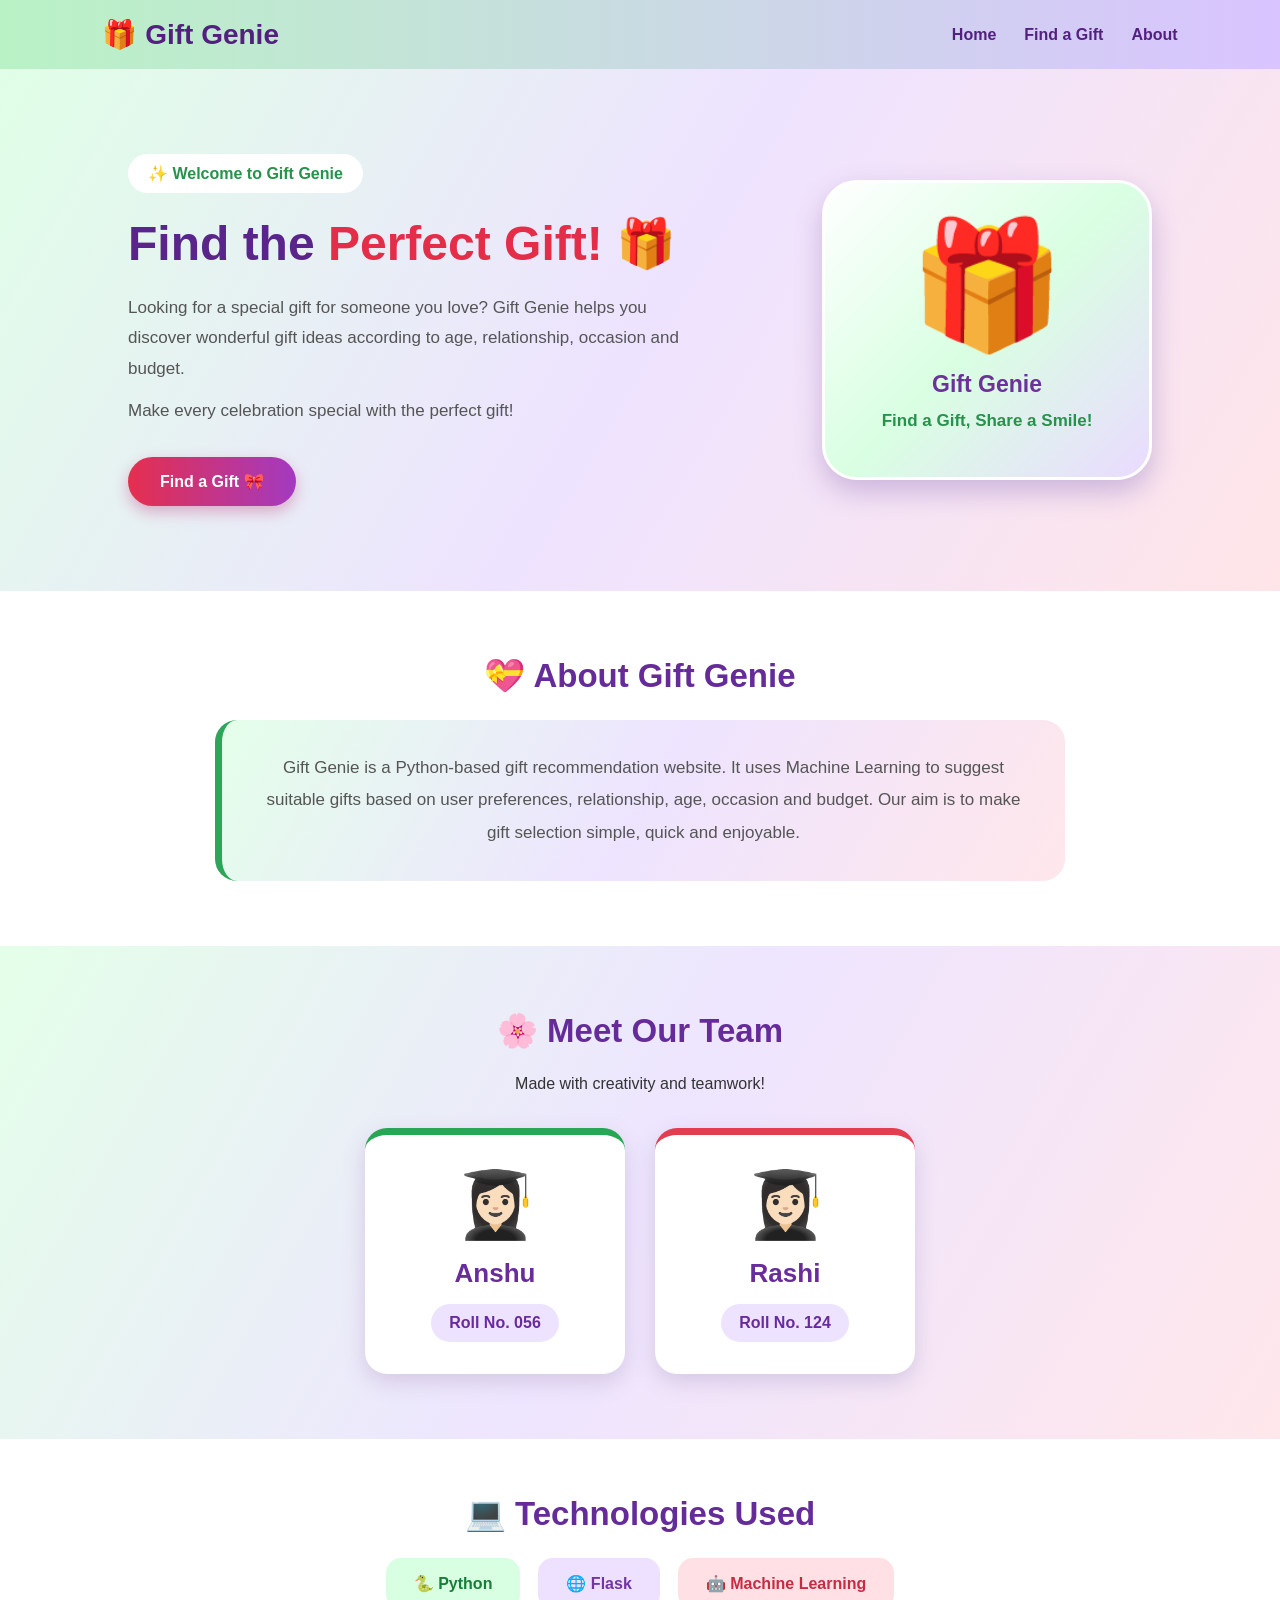
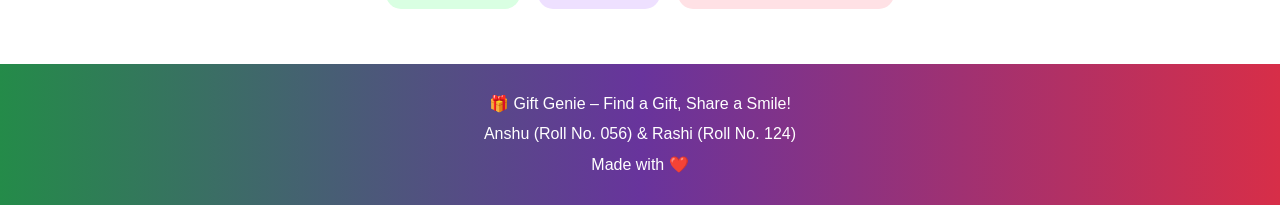
<file: templates/index.html>
<!DOCTYPE html>
<html lang="en">
<head>
    <meta charset="UTF-8">
    <meta name="viewport" content="width=device-width, initial-scale=1.0">
    <title>Gift Genie</title>

    <style>
        * {
            box-sizing: border-box;
            margin: 0;
            padding: 0;
            font-family: Arial, sans-serif;
        }

        body {
            background: #f5fff7;
            color: #333;
        }

        header {
            background: linear-gradient(90deg, #b9f2c5, #d9c4ff);
            padding: 18px 8%;
        }

        nav {
            display: flex;
            justify-content: space-between;
            align-items: center;
            flex-wrap: wrap;
        }

        nav h2 {
            color: #542080;
            font-size: 28px;
        }

        nav ul {
            display: flex;
            gap: 28px;
            list-style: none;
        }

        nav a {
            color: #542080;
            text-decoration: none;
            font-weight: bold;
        }

        nav a:hover {
            color: #df2945;
        }

        /* Main Hero Section */

        .home {
            display: flex;
            align-items: center;
            justify-content: space-between;
            gap: 40px;
            padding: 85px 10%;
            background: linear-gradient(
                120deg,
                #e0ffe7,
                #eee3ff,
                #ffe5e8
            );
        }

        .home-content {
            max-width: 560px;
        }

        .tag {
            display: inline-block;
            background: #ffffff;
            color: #26934c;
            padding: 10px 20px;
            border-radius: 25px;
            font-weight: bold;
            margin-bottom: 22px;
        }

        .home h1 {
            font-size: 48px;
            color: #59258a;
            line-height: 1.2;
            margin-bottom: 20px;
        }

        .home h1 span {
            color: #e32d49;
        }

        .home p {
            color: #555;
            font-size: 17px;
            line-height: 1.8;
            margin-bottom: 12px;
        }

        .btn {
            display: inline-block;
            background: linear-gradient(90deg, #e52f4e, #a33ac0);
            color: white;
            padding: 15px 32px;
            border-radius: 30px;
            text-decoration: none;
            font-weight: bold;
            margin-top: 18px;
            box-shadow: 0 6px 15px #d9a9c7;
            transition: 0.3s;
        }

        .btn:hover {
            transform: translateY(-5px);
        }

        /* Gift Illustration */

        .gift-box {
            width: 330px;
            min-height: 300px;
            background: linear-gradient(
                135deg,
                #ffffff,
                #d9ffe2,
                #eadbff
            );
            border: 3px solid white;
            border-radius: 35px;
            display: flex;
            flex-direction: column;
            align-items: center;
            justify-content: center;
            box-shadow: 0 12px 28px #cbb5dc;
            text-align: center;
        }

        .gift-icon {
            font-size: 125px;
            animation: float 3s ease-in-out infinite;
        }

        .gift-box h3 {
            color: #6c329a;
            font-size: 23px;
            margin-top: 12px;
        }

        .gift-box p {
            color: #26934c;
            margin-top: 8px;
            font-weight: bold;
        }

        @keyframes float {
            0%, 100% {
                transform: translateY(0);
            }
            50% {
                transform: translateY(-12px);
            }
        }

        /* About */

        .about {
            padding: 65px 10%;
            text-align: center;
            background: white;
        }

        .section-title {
            color: #652c99;
            font-size: 33px;
            margin-bottom: 25px;
        }

        .about-card {
            max-width: 850px;
            margin: auto;
            padding: 32px;
            border-radius: 22px;
            background: linear-gradient(
                120deg,
                #e4ffea,
                #eee4ff,
                #ffe7eb
            );
            border-left: 7px solid #2da65a;
        }

        .about-card p {
            font-size: 17px;
            line-height: 1.9;
            color: #555;
        }

        /* Team */

        .team {
            padding: 65px 10%;
            text-align: center;
            background: linear-gradient(
                120deg,
                #e4ffe9,
                #eee5ff,
                #ffe7eb
            );
        }

        .team-container {
            display: flex;
            justify-content: center;
            flex-wrap: wrap;
            gap: 30px;
            margin-top: 35px;
        }

        .team-card {
            width: 260px;
            padding: 32px;
            background: white;
            border-radius: 22px;
            box-shadow: 0 8px 22px #d5c8e4;
            transition: 0.3s;
        }

        .team-card:hover {
            transform: translateY(-8px);
        }

        .team-card:first-child {
            border-top: 7px solid #27a653;
        }

        .team-card:last-child {
            border-top: 7px solid #e33d50;
        }

        .team-icon {
            font-size: 65px;
            margin-bottom: 15px;
        }

        .team-card h3 {
            color: #682c9b;
            font-size: 26px;
            margin-bottom: 15px;
        }

        .roll {
            display: inline-block;
            background: #eee3ff;
            color: #692b9c;
            padding: 10px 18px;
            border-radius: 20px;
            font-weight: bold;
        }

        /* Technology */

        .technology {
            padding: 55px 10%;
            background: white;
            text-align: center;
        }

        .tech-container {
            display: flex;
            justify-content: center;
            flex-wrap: wrap;
            gap: 18px;
            margin-top: 25px;
        }

        .tech {
            padding: 16px 28px;
            border-radius: 15px;
            font-weight: bold;
        }

        .tech:nth-child(1) {
            background: #d9ffe2;
            color: #187d39;
        }

        .tech:nth-child(2) {
            background: #eee0ff;
            color: #7135a5;
        }

        .tech:nth-child(3) {
            background: #ffe1e5;
            color: #c52c43;
        }

        /* Footer */

        footer {
            background: linear-gradient(
                90deg,
                #248b49,
                #68349c,
                #d72e48
            );
            color: white;
            text-align: center;
            padding: 25px;
            line-height: 1.9;
        }

        @media(max-width: 750px) {
            nav {
                flex-direction: column;
                gap: 15px;
            }

            nav ul {
                gap: 16px;
            }

            .home {
                flex-direction: column;
                text-align: center;
                padding: 50px 7%;
            }

            .home h1 {
                font-size: 36px;
            }

            .gift-box {
                width: 100%;
                max-width: 330px;
            }
        }
    </style>
</head>

<body>

<header>
    <nav>
        <h2>🎁 Gift Genie</h2>

        <ul>
            <li><a href="/">Home</a></li>
            <li><a href="/finder">Find a Gift</a></li>
            <li><a href="#about">About</a></li>
        </ul>
    </nav>
</header>

<section class="home">

    <div class="home-content">

        <div class="tag">✨ Welcome to Gift Genie</div>

        <h1>
            Find the <span>Perfect Gift!</span> 🎁
        </h1>

        <p>
            Looking for a special gift for someone you love?
            Gift Genie helps you discover wonderful gift ideas
            according to age, relationship, occasion and budget.
        </p>

        <p>
            Make every celebration special with the perfect gift!
        </p>

        <a href="/finder" class="btn">Find a Gift 🎀</a>

    </div>

    <div class="gift-box">
        <div class="gift-icon">🎁</div>
        <h3>Gift Genie</h3>
        <p>Find a Gift, Share a Smile!</p>
    </div>

</section>

<section class="about" id="about">

    <h2 class="section-title">💝 About Gift Genie</h2>

    <div class="about-card">
        <p>
            Gift Genie is a Python-based gift recommendation website.
            It uses Machine Learning to suggest suitable gifts based
            on user preferences, relationship, age, occasion and budget.
            Our aim is to make gift selection simple, quick and enjoyable.
        </p>
    </div>

</section>

<section class="team">

    <h2 class="section-title">🌸 Meet Our Team</h2>

    <p>Made with creativity and teamwork!</p>

    <div class="team-container">

        <div class="team-card">
            <div class="team-icon">👩🏻‍🎓</div>
            <h3>Anshu</h3>
            <span class="roll">Roll No. 056</span>
        </div>

        <div class="team-card">
            <div class="team-icon">👩🏻‍🎓</div>
            <h3>Rashi</h3>
            <span class="roll">Roll No. 124</span>
        </div>

    </div>

</section>

<section class="technology">

    <h2 class="section-title">💻 Technologies Used</h2>

    <div class="tech-container">
        <div class="tech">🐍 Python</div>
        <div class="tech">🌐 Flask</div>
        <div class="tech">🤖 Machine Learning</div>
    </div>

</section>

<footer>
    <p>🎁 Gift Genie – Find a Gift, Share a Smile!</p>
    <p>Anshu (Roll No. 056) & Rashi (Roll No. 124)</p>
    <p>Made with ❤️</p>
</footer>

</body>
</html>
</file>
